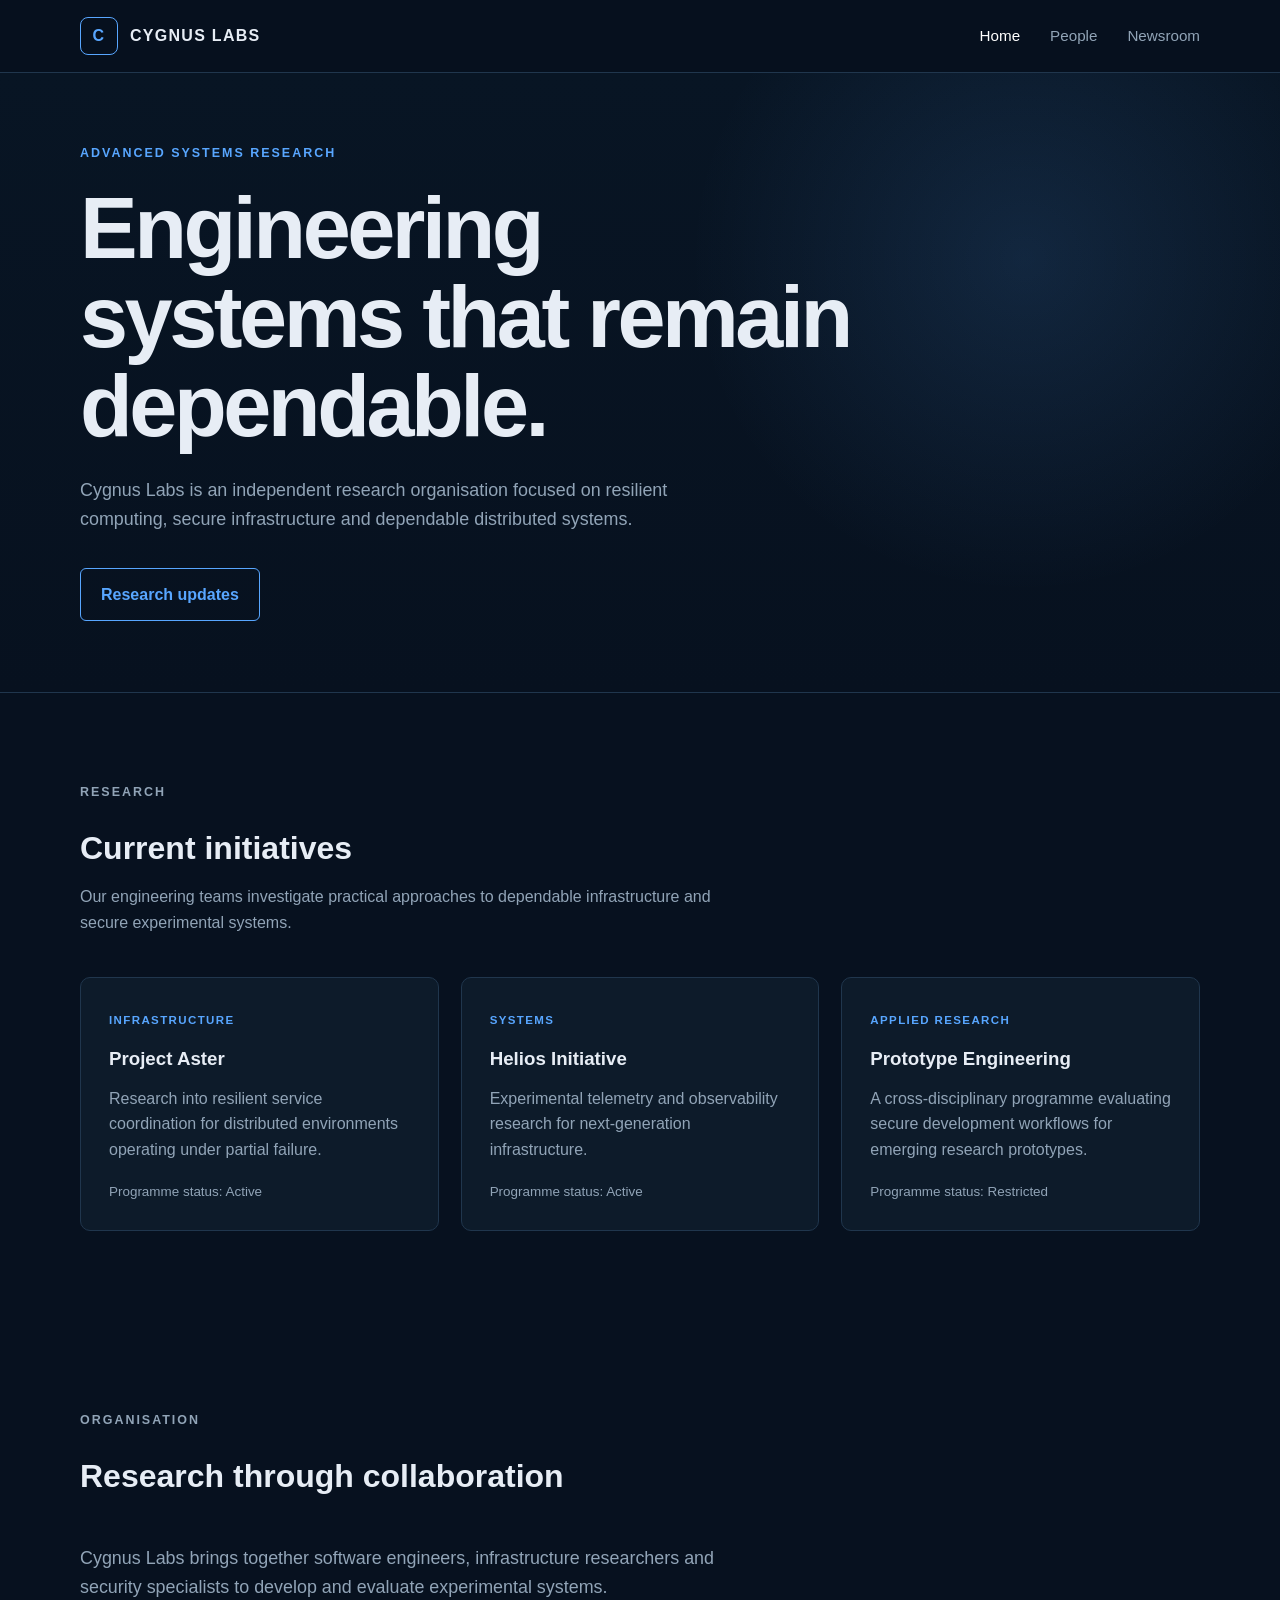
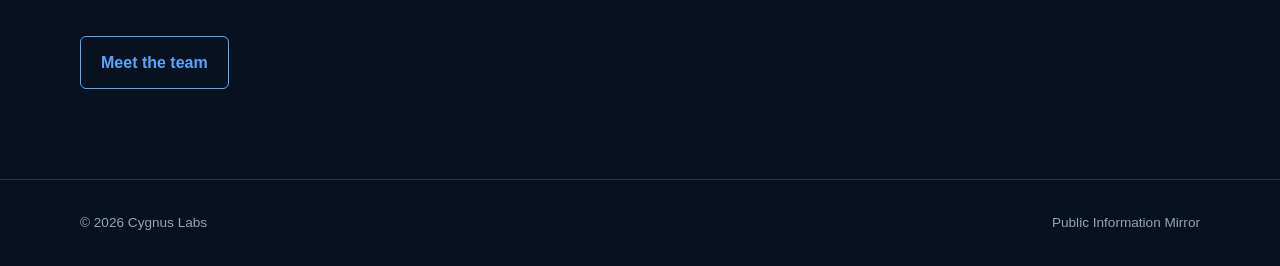
<file: challenge-osint/index.html>
<!DOCTYPE html>
<html lang="en">
<head>
    <meta charset="UTF-8">
    <meta name="viewport" content="width=device-width, initial-scale=1.0">
    <meta name="description"
          content="Cygnus Labs - Advanced systems research and resilient infrastructure.">
    <title>Cygnus Labs | Advanced Systems Research</title>
    <link rel="stylesheet" href="css/style.css">
</head>

<body>

<header class="site-header">
    <div class="container nav">
        <a class="brand" href="index.html">
            <span class="brand-mark">C</span>
            <span>CYGNUS LABS</span>
        </a>

        <nav>
            <ul class="nav-links">
                <li><a class="active" href="index.html">Home</a></li>
                <li><a href="team.html">People</a></li>
                <li><a href="news.html">Newsroom</a></li>
            </ul>
        </nav>
    </div>
</header>

<main>

    <section class="hero">
        <div class="container">
            <p class="eyebrow">Advanced Systems Research</p>

            <h1>Engineering systems that remain dependable.</h1>

            <p class="hero-text">
                Cygnus Labs is an independent research organisation focused on
                resilient computing, secure infrastructure and dependable
                distributed systems.
            </p>

            <a class="button" href="news.html">Research updates</a>
        </div>
    </section>

    <section class="section">
        <div class="container">

            <div class="section-header">
                <p class="eyebrow">Research</p>
                <h2>Current initiatives</h2>
                <p>
                    Our engineering teams investigate practical approaches to
                    dependable infrastructure and secure experimental systems.
                </p>
            </div>

            <div class="grid">

                <article class="card">
                    <span class="card-label">Infrastructure</span>
                    <h3>Project Aster</h3>
                    <p>
                        Research into resilient service coordination for
                        distributed environments operating under partial failure.
                    </p>
                    <p class="meta">Programme status: Active</p>
                </article>

                <article class="card">
                    <span class="card-label">Systems</span>
                    <h3>Helios Initiative</h3>
                    <p>
                        Experimental telemetry and observability research for
                        next-generation infrastructure.
                    </p>
                    <p class="meta">Programme status: Active</p>
                </article>

                <article class="card">
                    <span class="card-label">Applied Research</span>
                    <h3>Prototype Engineering</h3>
                    <p>
                        A cross-disciplinary programme evaluating secure
                        development workflows for emerging research prototypes.
                    </p>
                    <p class="meta">Programme status: Restricted</p>
                </article>

            </div>
        </div>
    </section>

    <section class="section">
        <div class="container">
            <div class="section-header">
                <p class="eyebrow">Organisation</p>
                <h2>Research through collaboration</h2>
            </div>

            <p class="hero-text">
                Cygnus Labs brings together software engineers, infrastructure
                researchers and security specialists to develop and evaluate
                experimental systems.
            </p>

            <a class="button" href="team.html">Meet the team</a>
        </div>
    </section>

</main>

<footer class="site-footer">
    <div class="container footer-row">
        <span>© 2026 Cygnus Labs</span>
        <span>Public Information Mirror</span>
    </div>
</footer>

</body>
</html>
</file>
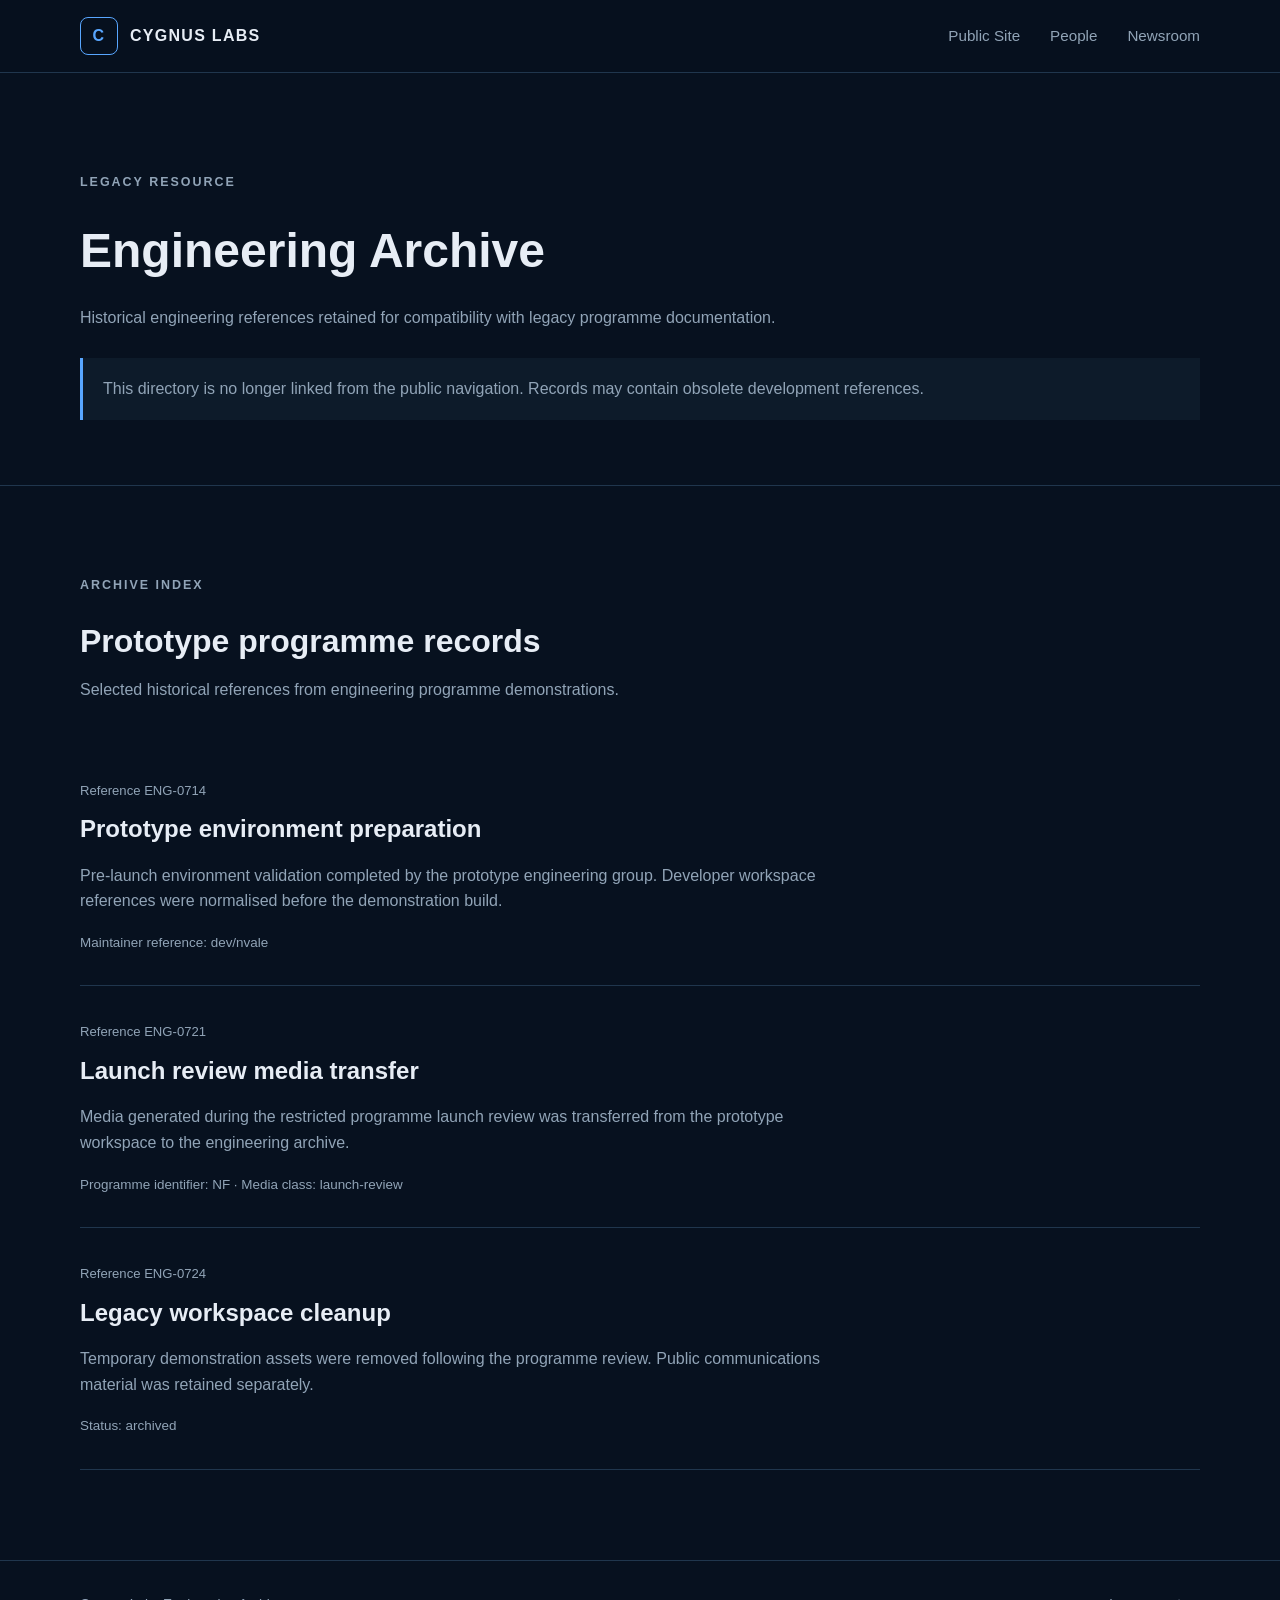
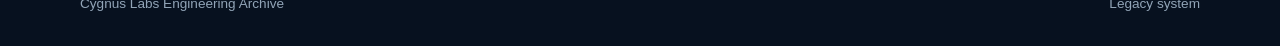
<file: challenge-osint/archive/index.html>
<!DOCTYPE html>
<html lang="en">
<head>
    <meta charset="UTF-8">
    <meta name="viewport" content="width=device-width, initial-scale=1.0">
    <meta name="robots" content="noindex, nofollow">
    <title>Engineering Archive | Cygnus Labs</title>
    <link rel="stylesheet" href="../css/style.css">
</head>

<body>

<header class="site-header">
    <div class="container nav">
        <a class="brand" href="../index.html">
            <span class="brand-mark">C</span>
            <span>CYGNUS LABS</span>
        </a>

        <nav>
            <ul class="nav-links">
                <li><a href="../index.html">Public Site</a></li>
                <li><a href="../team.html">People</a></li>
                <li><a href="../news.html">Newsroom</a></li>
            </ul>
        </nav>
    </div>
</header>

<main>

    <section class="page-hero">
        <div class="container">
            <p class="eyebrow">Legacy Resource</p>
            <h1>Engineering Archive</h1>
            <p>
                Historical engineering references retained for compatibility
                with legacy programme documentation.
            </p>

            <div class="notice">
                This directory is no longer linked from the public navigation.
                Records may contain obsolete development references.
            </div>
        </div>
    </section>

    <section class="section">
        <div class="container">

            <div class="section-header">
                <p class="eyebrow">Archive Index</p>
                <h2>Prototype programme records</h2>
                <p>
                    Selected historical references from engineering programme
                    demonstrations.
                </p>
            </div>

            <article class="article">
                <time>Reference ENG-0714</time>
                <h2>Prototype environment preparation</h2>
                <p>
                    Pre-launch environment validation completed by the prototype
                    engineering group. Developer workspace references were
                    normalised before the demonstration build.
                </p>
                <p class="meta">
                    Maintainer reference: dev/nvale
                </p>
            </article>

            <article class="article">
                <time>Reference ENG-0721</time>
                <h2>Launch review media transfer</h2>
                <p>
                    Media generated during the restricted programme launch review
                    was transferred from the prototype workspace to the engineering
                    archive.
                </p>
                <p class="meta">
                    Programme identifier: NF · Media class: launch-review
                </p>
            </article>

            <article class="article">
                <time>Reference ENG-0724</time>
                <h2>Legacy workspace cleanup</h2>
                <p>
                    Temporary demonstration assets were removed following the
                    programme review. Public communications material was retained
                    separately.
                </p>
                <p class="meta">
                    Status: archived
                </p>
            </article>

        </div>
    </section>

</main>

<footer class="site-footer">
    <div class="container footer-row">
        <span>Cygnus Labs Engineering Archive</span>
        <span>Legacy system</span>
    </div>
</footer>

</body>
</html>
</file>
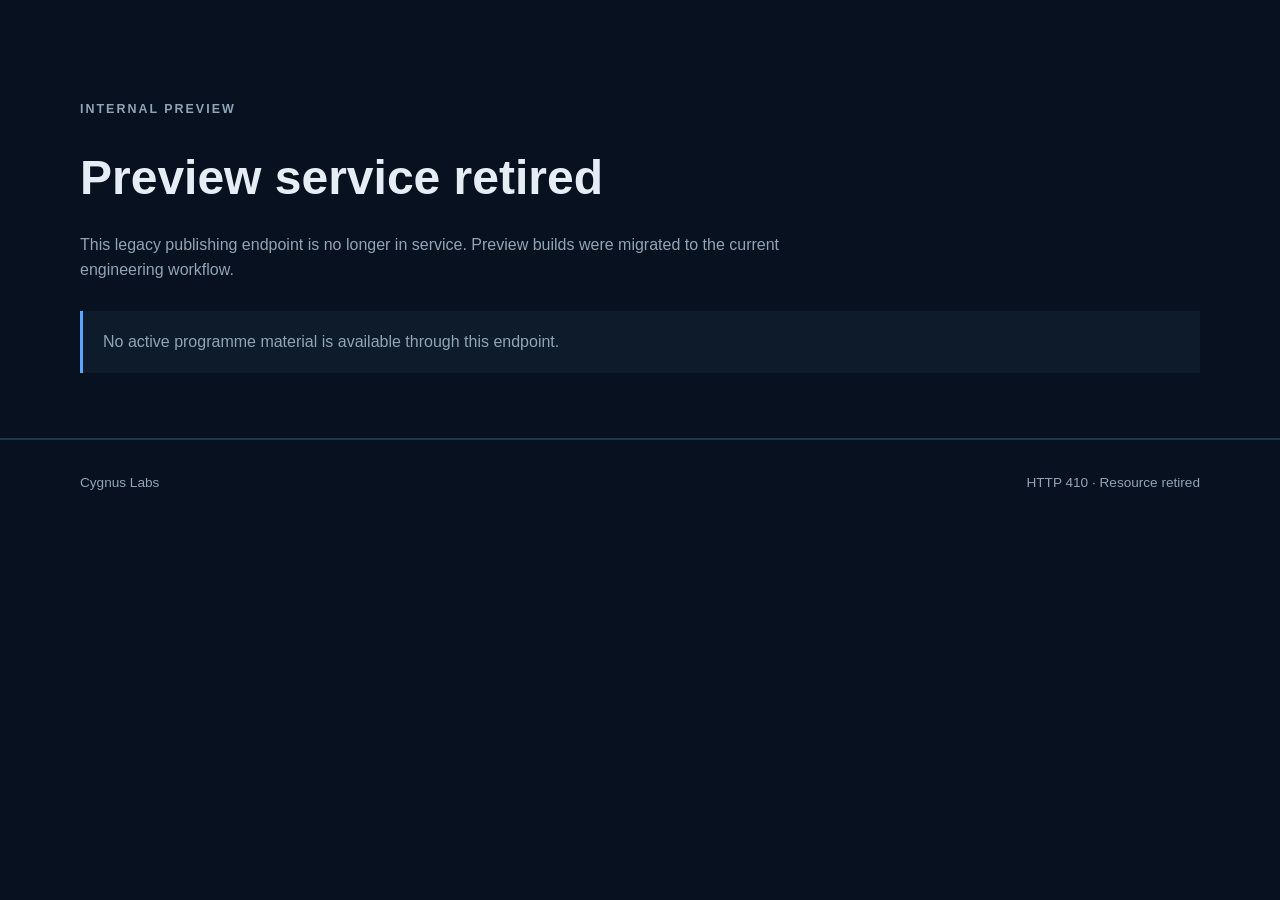
<file: challenge-osint/internal-preview/index.html>
<!DOCTYPE html>
<html lang="en">
<head>
    <meta charset="UTF-8">
    <meta name="viewport" content="width=device-width, initial-scale=1.0">
    <meta name="robots" content="noindex, nofollow">
    <title>Preview Service | Cygnus Labs</title>
    <link rel="stylesheet" href="../css/style.css">
</head>

<body>

<main>

    <section class="page-hero">
        <div class="container">
            <p class="eyebrow">Internal Preview</p>
            <h1>Preview service retired</h1>

            <p>
                This legacy publishing endpoint is no longer in service.
                Preview builds were migrated to the current engineering workflow.
            </p>

            <div class="notice">
                No active programme material is available through this endpoint.
            </div>
        </div>
    </section>

</main>

<footer class="site-footer">
    <div class="container footer-row">
        <span>Cygnus Labs</span>
        <span>HTTP 410 · Resource retired</span>
    </div>
</footer>

</body>
</html>
</file>
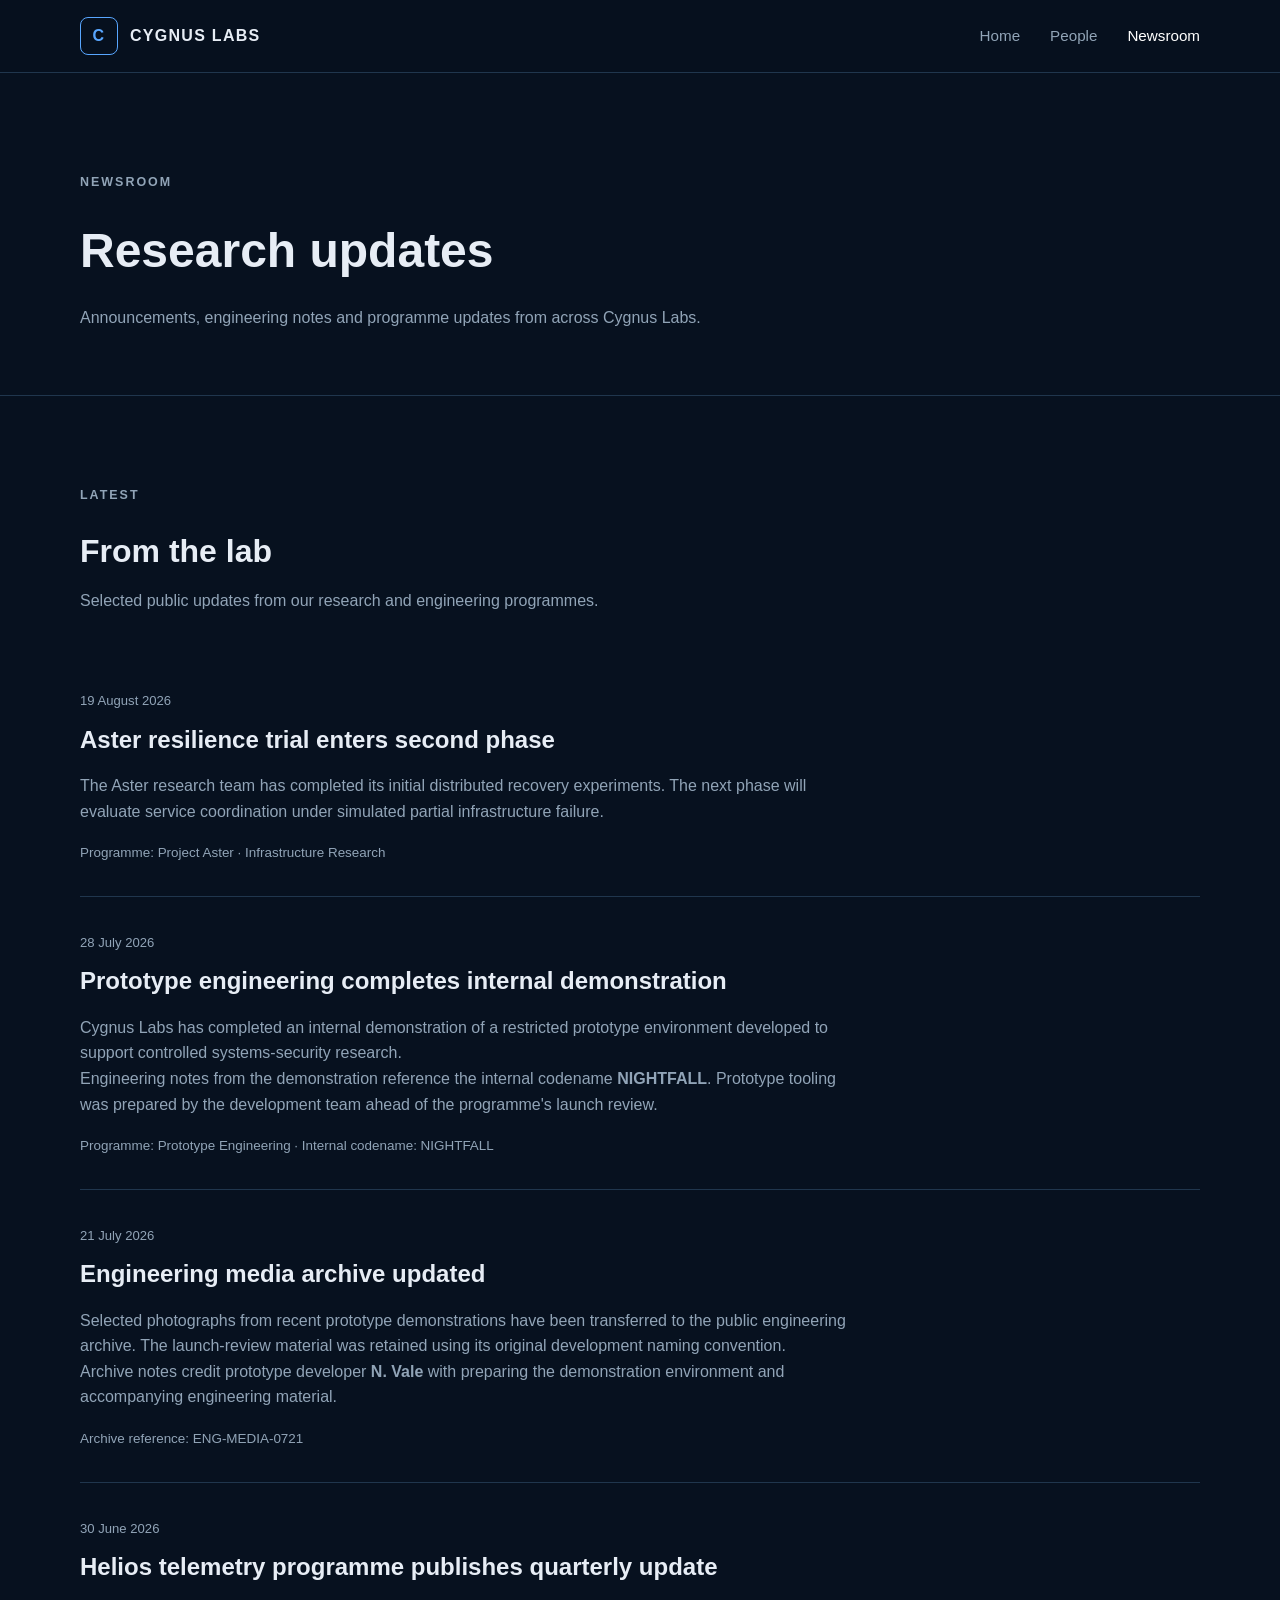
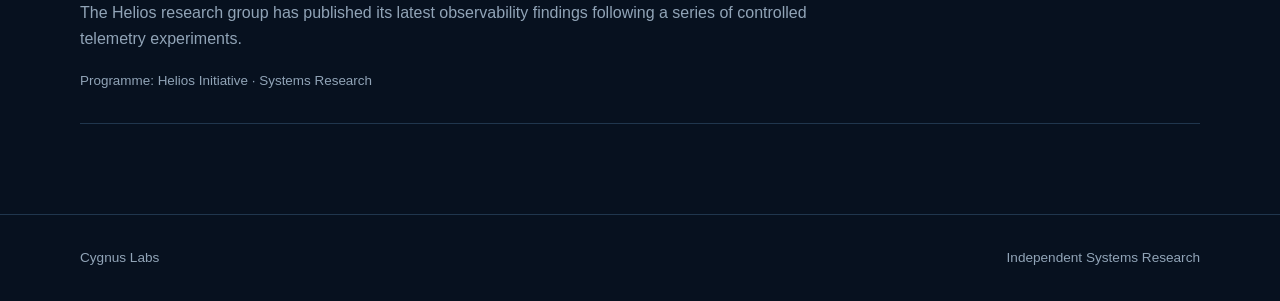
<file: challenge-osint/news.html>
<!DOCTYPE html>
<html lang="en">

<head>
    <meta charset="UTF-8">
    <meta name="viewport" content="width=device-width, initial-scale=1.0">

    <title>Newsroom | Cygnus Labs</title>

    <link rel="stylesheet" href="css/style.css">
</head>

<body>

<!-- =========================
     HEADER / NAVIGATION
========================== -->
<header class="site-header">
    <div class="container nav">

        <a href="index.html" class="brand">
            <span class="brand-mark">C</span>
            <span>CYGNUS LABS</span>
        </a>

        <nav>
            <ul class="nav-links">
                <li>
                    <a href="index.html">Home</a>
                </li>

                <li>
                    <a href="team.html">People</a>
                </li>

                <li>
                    <a href="news.html" class="active">Newsroom</a>
                </li>
            </ul>
        </nav>

    </div>
</header>


<!-- =========================
     PAGE INTRODUCTION
========================== -->
<main>

    <section class="page-hero">
        <div class="container">

            <p class="eyebrow">Newsroom</p>

            <h1>Research updates</h1>

            <p>
                Announcements, engineering notes and programme updates
                from across Cygnus Labs.
            </p>

        </div>
    </section>


    <!-- =========================
         NEWS ARTICLES
    ========================== -->
    <section class="section">

        <div class="container">

            <div class="section-header">

                <p class="eyebrow">Latest</p>

                <h2>From the lab</h2>

                <p>
                    Selected public updates from our research and
                    engineering programmes.
                </p>

            </div>


            <!-- =========================
                 ARTICLE 1
            ========================== -->
            <article class="article">

                <time datetime="2026-08-19">
                    19 August 2026
                </time>

                <h2>
                    Aster resilience trial enters second phase
                </h2>

                <p>
                    The Aster research team has completed its initial
                    distributed recovery experiments. The next phase
                    will evaluate service coordination under simulated
                    partial infrastructure failure.
                </p>

                <p class="meta">
                    Programme: Project Aster · Infrastructure Research
                </p>

            </article>


            <!-- =========================
                 ARTICLE 2
            ========================== -->
            <article class="article">

                <time datetime="2026-07-28">
                    28 July 2026
                </time>

                <h2>
                    Prototype engineering completes internal demonstration
                </h2>

                <p>
                    Cygnus Labs has completed an internal demonstration
                    of a restricted prototype environment developed to
                    support controlled systems-security research.
                </p>

                <p>
                    Engineering notes from the demonstration reference
                    the internal codename <strong>NIGHTFALL</strong>.
                    Prototype tooling was prepared by the development
                    team ahead of the programme's launch review.
                </p>

                <p class="meta">
                    Programme: Prototype Engineering ·
                    Internal codename: NIGHTFALL
                </p>

            </article>


            <!--
                Legacy media migration note:
                prototype launch asset retained as /images/launch-day.jpg
                Archive owner reference: ENG-MEDIA-0721
            -->

            <!-- =========================
                 ARTICLE 3
            ========================== -->
            <article class="article">

                <time datetime="2026-07-21">
                    21 July 2026
                </time>

                <h2>
                    Engineering media archive updated
                </h2>

                <p>
                    Selected photographs from recent prototype
                    demonstrations have been transferred to the public
                    engineering archive. The launch-review material was
                    retained using its original development naming
                    convention.
                </p>

                <p>
                    Archive notes credit prototype developer
                    <strong>N. Vale</strong> with preparing the
                    demonstration environment and accompanying
                    engineering material.
                </p>

                <p class="meta">
                    Archive reference: ENG-MEDIA-0721
                </p>

            </article>


            <!-- =========================
                 ARTICLE 4
            ========================== -->
            <article class="article">

                <time datetime="2026-06-30">
                    30 June 2026
                </time>

                <h2>
                    Helios telemetry programme publishes quarterly update
                </h2>

                <p>
                    The Helios research group has published its latest
                    observability findings following a series of
                    controlled telemetry experiments.
                </p>

                <p class="meta">
                    Programme: Helios Initiative · Systems Research
                </p>

            </article>

        </div>

    </section>

</main>


<!-- =========================
     FOOTER
========================== -->
<footer class="site-footer">

    <div class="container footer-row">

            <span>
                Cygnus Labs
            </span>

        <span>
                Independent Systems Research
            </span>

    </div>

</footer>

</body>

</html>
</file>
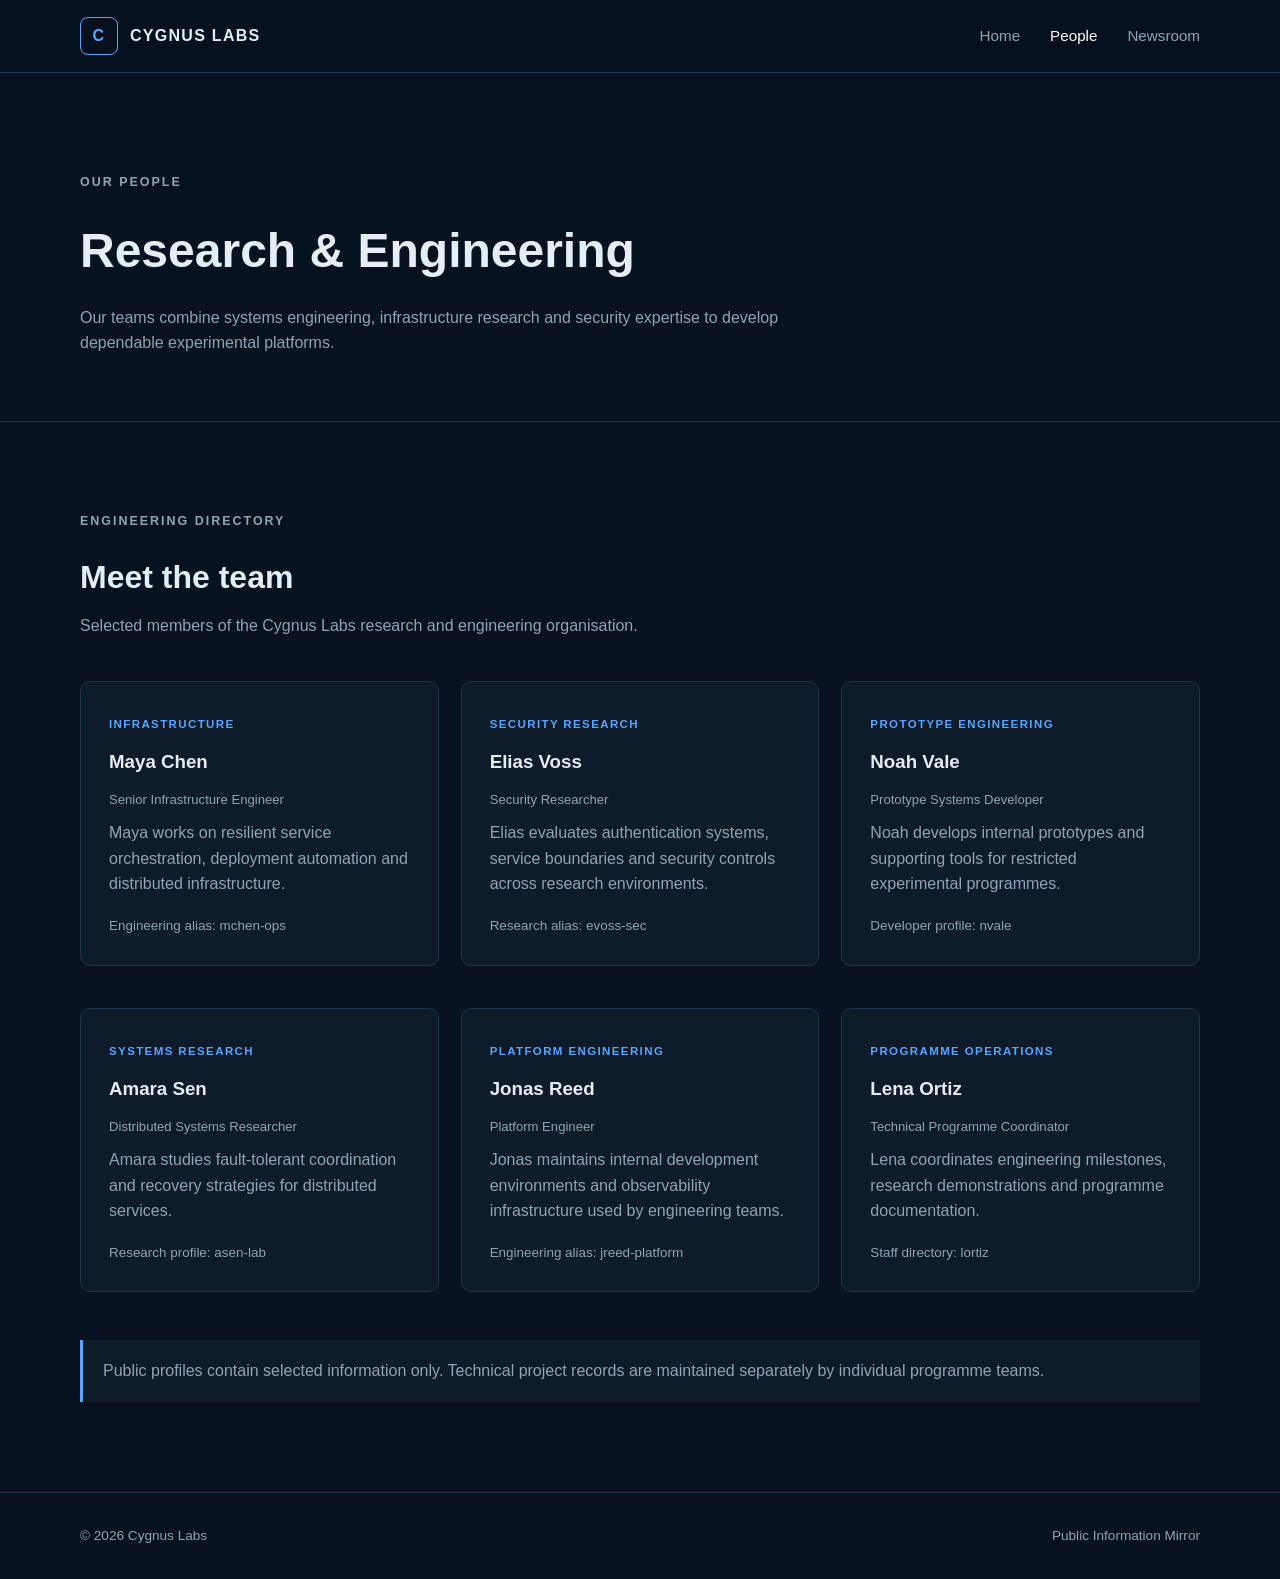
<file: challenge-osint/team.html>
<!DOCTYPE html>
<html lang="en">
<head>
    <meta charset="UTF-8">
    <meta name="viewport" content="width=device-width, initial-scale=1.0">
    <meta name="description"
          content="Cygnus Labs research and engineering staff.">
    <title>People | Cygnus Labs</title>
    <link rel="stylesheet" href="css/style.css">
</head>

<body>

<header class="site-header">
    <div class="container nav">
        <a class="brand" href="index.html">
            <span class="brand-mark">C</span>
            <span>CYGNUS LABS</span>
        </a>

        <nav>
            <ul class="nav-links">
                <li><a href="index.html">Home</a></li>
                <li><a class="active" href="team.html">People</a></li>
                <li><a href="news.html">Newsroom</a></li>
            </ul>
        </nav>
    </div>
</header>

<main>

    <section class="page-hero">
        <div class="container">
            <p class="eyebrow">Our People</p>
            <h1>Research & Engineering</h1>
            <p>
                Our teams combine systems engineering, infrastructure research
                and security expertise to develop dependable experimental
                platforms.
            </p>
        </div>
    </section>

    <section class="section">
        <div class="container">

            <div class="section-header">
                <p class="eyebrow">Engineering Directory</p>
                <h2>Meet the team</h2>
                <p>
                    Selected members of the Cygnus Labs research and
                    engineering organisation.
                </p>
            </div>

            <div class="grid">

                <article class="card person">
                    <span class="card-label">Infrastructure</span>
                    <h3>Maya Chen</h3>
                    <p class="person-role">Senior Infrastructure Engineer</p>
                    <p>
                        Maya works on resilient service orchestration,
                        deployment automation and distributed infrastructure.
                    </p>
                    <p class="meta">
                        Engineering alias: mchen-ops
                    </p>
                </article>

                <article class="card person">
                    <span class="card-label">Security Research</span>
                    <h3>Elias Voss</h3>
                    <p class="person-role">Security Researcher</p>
                    <p>
                        Elias evaluates authentication systems, service
                        boundaries and security controls across research
                        environments.
                    </p>
                    <p class="meta">
                        Research alias: evoss-sec
                    </p>
                </article>

                <article class="card person">
                    <span class="card-label">Prototype Engineering</span>
                    <h3>Noah Vale</h3>
                    <p class="person-role">Prototype Systems Developer</p>
                    <p>
                        Noah develops internal prototypes and supporting tools
                        for restricted experimental programmes.
                    </p>
                    <p class="meta">
                        Developer profile: nvale
                    </p>
                </article>

                <article class="card person">
                    <span class="card-label">Systems Research</span>
                    <h3>Amara Sen</h3>
                    <p class="person-role">Distributed Systems Researcher</p>
                    <p>
                        Amara studies fault-tolerant coordination and recovery
                        strategies for distributed services.
                    </p>
                    <p class="meta">
                        Research profile: asen-lab
                    </p>
                </article>

                <article class="card person">
                    <span class="card-label">Platform Engineering</span>
                    <h3>Jonas Reed</h3>
                    <p class="person-role">Platform Engineer</p>
                    <p>
                        Jonas maintains internal development environments and
                        observability infrastructure used by engineering teams.
                    </p>
                    <p class="meta">
                        Engineering alias: jreed-platform
                    </p>
                </article>

                <article class="card person">
                    <span class="card-label">Programme Operations</span>
                    <h3>Lena Ortiz</h3>
                    <p class="person-role">Technical Programme Coordinator</p>
                    <p>
                        Lena coordinates engineering milestones, research
                        demonstrations and programme documentation.
                    </p>
                    <p class="meta">
                        Staff directory: lortiz
                    </p>
                </article>

            </div>

            <div class="notice">
                Public profiles contain selected information only.
                Technical project records are maintained separately by
                individual programme teams.
            </div>

        </div>
    </section>

</main>

<footer class="site-footer">
    <div class="container footer-row">
        <span>© 2026 Cygnus Labs</span>
        <span>Public Information Mirror</span>
    </div>
</footer>

</body>
</html>
</file>
<file: challenge-osint/css/style.css>
:root {
    --bg: #07111f;
    --surface: #0d1b2a;
    --surface-light: #13263a;
    --border: #20364d;
    --text: #e7edf5;
    --muted: #91a4b7;
    --accent: #58a6ff;
    --accent-soft: #163a5f;
    --white: #ffffff;
}

* {
    box-sizing: border-box;
    margin: 0;
    padding: 0;
}

html {
    scroll-behavior: smooth;
}

body {
    font-family: -apple-system, BlinkMacSystemFont, "Segoe UI", Arial, sans-serif;
    background: var(--bg);
    color: var(--text);
    line-height: 1.6;
}

a {
    color: inherit;
    text-decoration: none;
}

.container {
    width: min(1120px, 90%);
    margin: 0 auto;
}

.site-header {
    position: sticky;
    top: 0;
    z-index: 10;
    background: rgba(7, 17, 31, 0.96);
    border-bottom: 1px solid var(--border);
    backdrop-filter: blur(12px);
}

.nav {
    min-height: 72px;
    display: flex;
    align-items: center;
    justify-content: space-between;
}

.brand {
    display: flex;
    align-items: center;
    gap: 12px;
    font-weight: 700;
    letter-spacing: 0.08em;
}

.brand-mark {
    width: 38px;
    height: 38px;
    border: 1px solid var(--accent);
    border-radius: 8px;
    display: grid;
    place-items: center;
    color: var(--accent);
    font-weight: 800;
}

.nav-links {
    display: flex;
    gap: 30px;
    list-style: none;
}

.nav-links a {
    color: var(--muted);
    font-size: 0.95rem;
    transition: 0.2s ease;
}

.nav-links a:hover,
.nav-links a.active {
    color: var(--white);
}

.hero {
    min-height: 620px;
    display: flex;
    align-items: center;
    border-bottom: 1px solid var(--border);
    background:
        radial-gradient(circle at 80% 30%, rgba(88, 166, 255, 0.13), transparent 30%),
        linear-gradient(180deg, #081524 0%, #07111f 100%);
}

.eyebrow {
    color: var(--accent);
    text-transform: uppercase;
    letter-spacing: 0.16em;
    font-size: 0.78rem;
    font-weight: 700;
    margin-bottom: 20px;
}

.hero h1 {
    max-width: 800px;
    font-size: clamp(2.8rem, 7vw, 5.4rem);
    line-height: 1.03;
    letter-spacing: -0.04em;
    margin-bottom: 26px;
}

.hero-text {
    max-width: 650px;
    color: var(--muted);
    font-size: 1.12rem;
    margin-bottom: 34px;
}

.button {
    display: inline-block;
    padding: 13px 20px;
    border: 1px solid var(--accent);
    border-radius: 6px;
    color: var(--accent);
    font-weight: 600;
}

.button:hover {
    background: var(--accent-soft);
}

.section {
    padding: 90px 0;
}

.section-header {
    margin-bottom: 42px;
}

.section-header h2 {
    font-size: 2rem;
    margin-bottom: 10px;
}

.section-header p {
    color: var(--muted);
    max-width: 680px;
}

.grid {
    display: grid;
    grid-template-columns: repeat(3, 1fr);
    gap: 22px;
}

.card {
    background: var(--surface);
    border: 1px solid var(--border);
    border-radius: 10px;
    padding: 28px;
}

.card-label {
    color: var(--accent);
    font-size: 0.72rem;
    font-weight: 700;
    letter-spacing: 0.12em;
    text-transform: uppercase;
}

.card h3 {
    margin: 12px 0;
}

.card p {
    color: var(--muted);
}

.meta {
    color: var(--muted);
    font-size: 0.84rem;
    margin-top: 18px;
}

.page-hero {
    padding: 100px 0 65px;
    border-bottom: 1px solid var(--border);
}

.page-hero h1 {
    font-size: 3rem;
    margin-bottom: 15px;
}

.page-hero p {
    max-width: 700px;
    color: var(--muted);
}

.person {
    margin-bottom: 20px;
}

.person-role {
    color: var(--accent);
    font-size: 0.82rem;
    margin-bottom: 10px;
}

.article {
    padding: 32px 0;
    border-bottom: 1px solid var(--border);
}

.article time {
    color: var(--muted);
    font-size: 0.82rem;
}

.article h2 {
    margin: 8px 0 14px;
}

.article p {
    max-width: 780px;
    color: var(--muted);
}

.site-footer {
    border-top: 1px solid var(--border);
    padding: 32px 0;
    color: var(--muted);
    font-size: 0.85rem;
}

.footer-row {
    display: flex;
    justify-content: space-between;
    gap: 20px;
}

.notice {
    border-left: 3px solid var(--accent);
    background: var(--surface);
    padding: 18px 20px;
    color: var(--muted);
    margin-top: 28px;
}

@media (max-width: 760px) {
    .nav {
        flex-direction: column;
        justify-content: center;
        gap: 12px;
        padding: 15px 0;
    }

    .nav-links {
        gap: 18px;
    }

    .grid {
        grid-template-columns: 1fr;
    }

    .hero {
        min-height: 520px;
    }

    .footer-row {
        flex-direction: column;
    }
}
</file>
